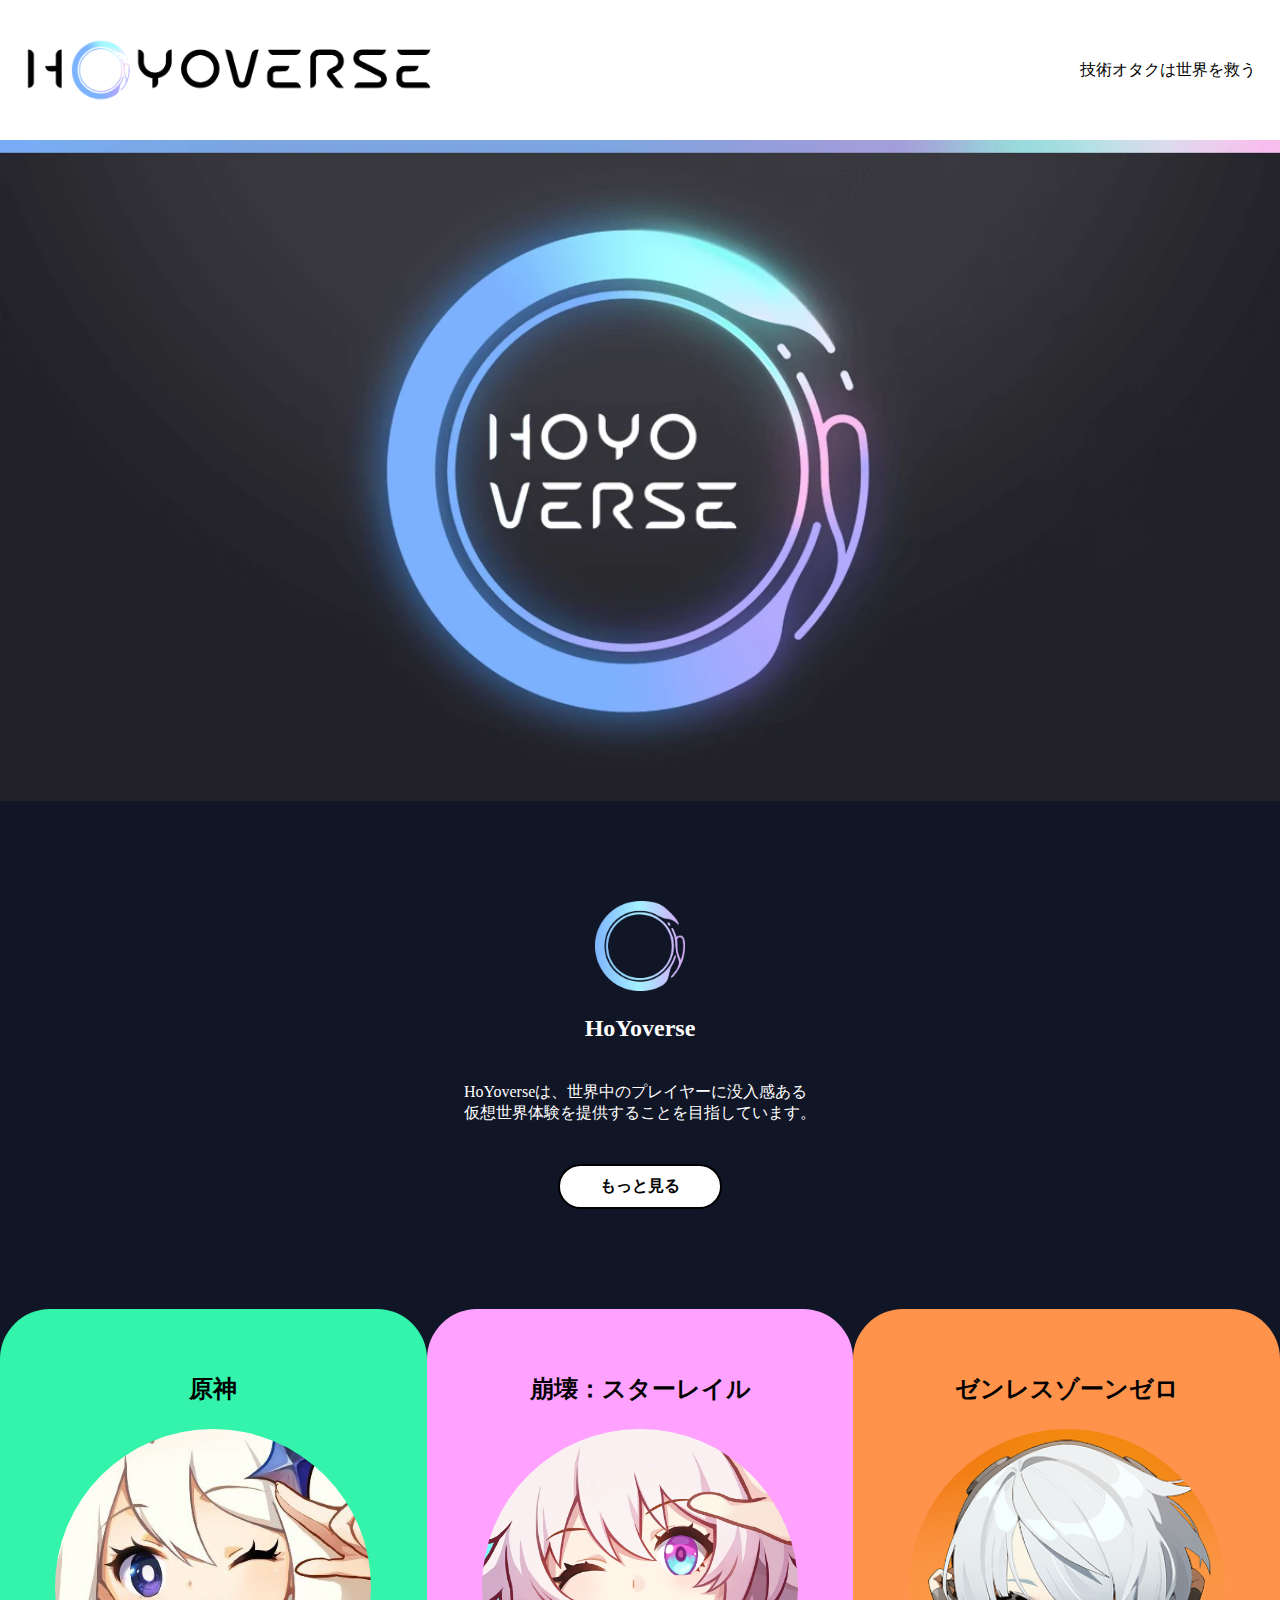
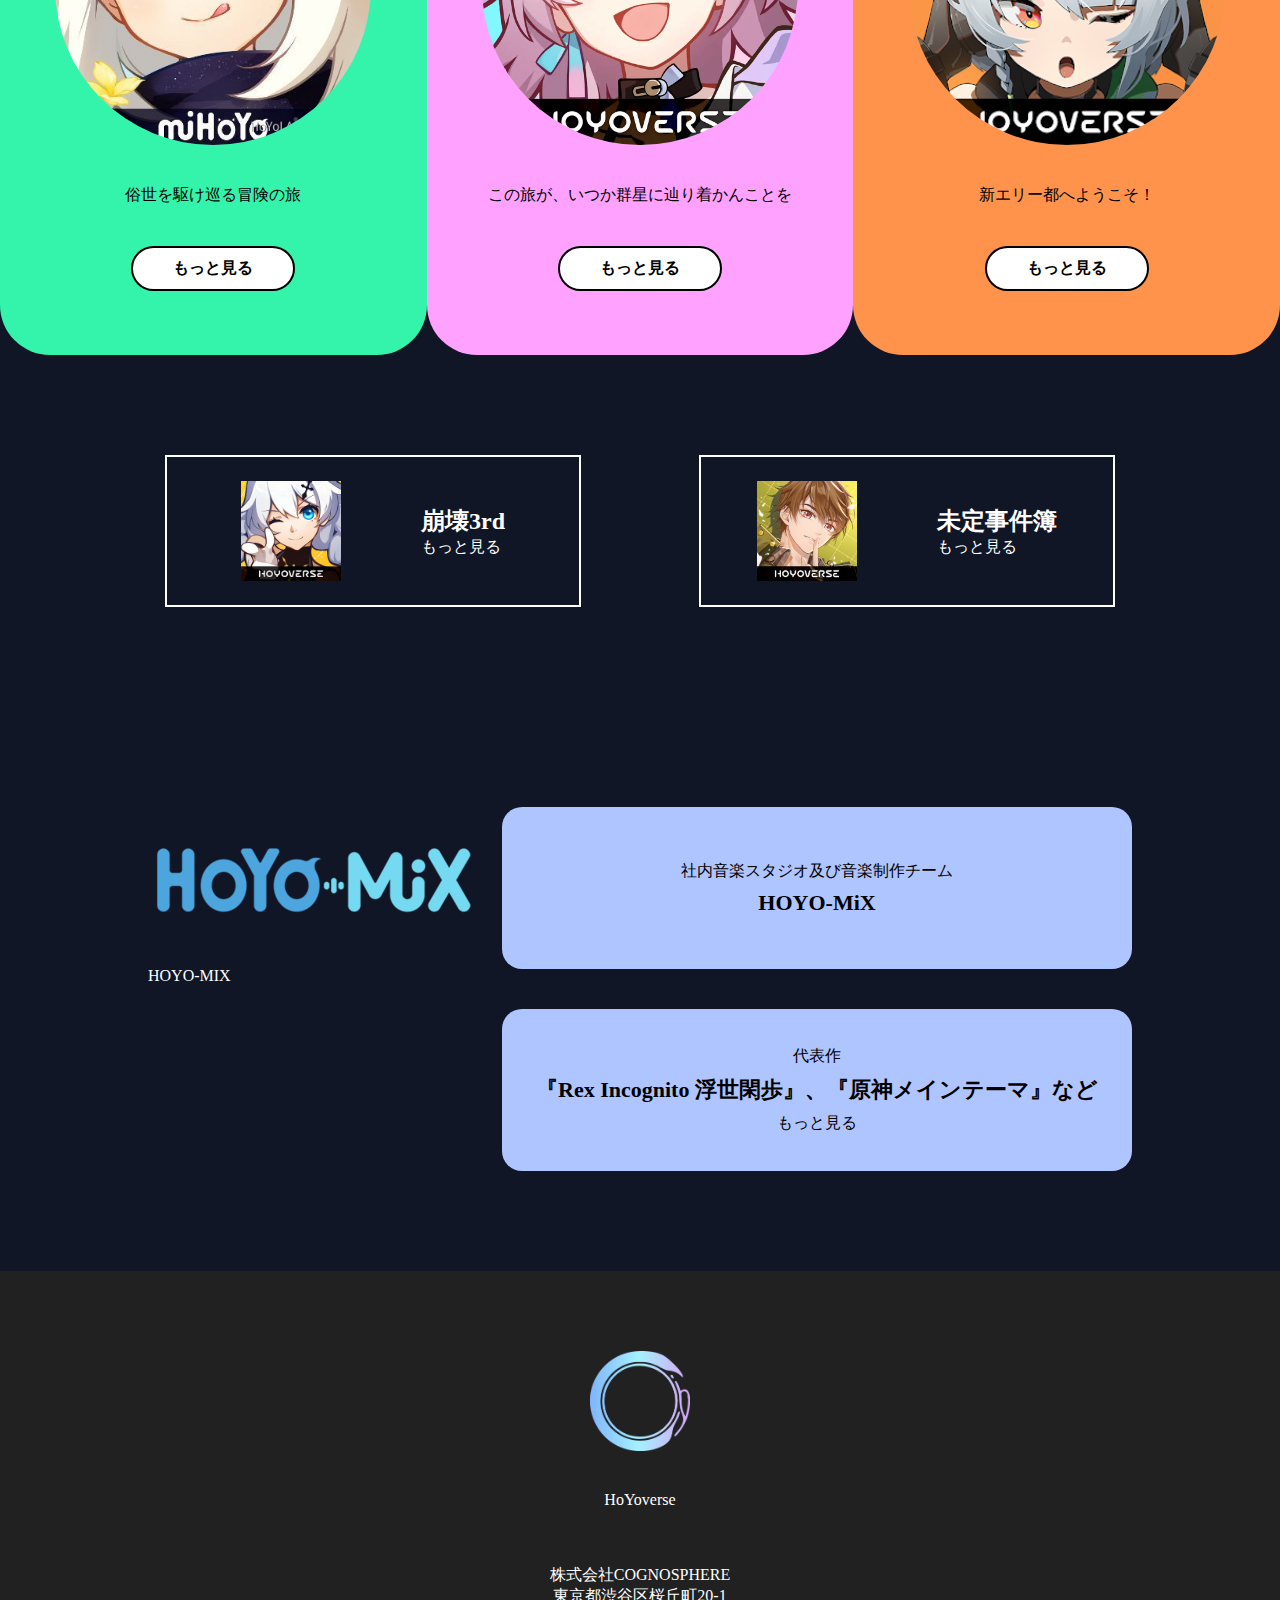
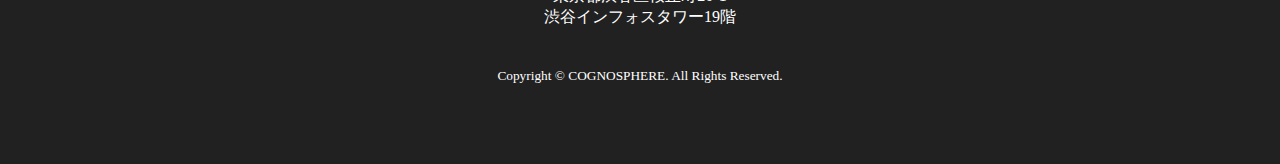
<file: design/index.html>
<!DOCTYPE html>
<html lang="ja">

<head>
  <meta charset="UTF-8">
  <title>HoYoverse</title>
  <link rel="stylesheet" href="css/style.css">
</head>

<body>
  <header>
    <h1>
      <a href="#">
        <img src="img/HoYoverse-Logo.png" alt="logo">
      </a>
    </h1>
    <p>技術オタクは世界を救う</p>
  </header>

  <main>
    <img class="main-visual" src="img/main.webp" alt="メインビジュアル">

    <div id="about">
      <img src="img/Hoyoverse-Icon.png" alt="画像">
      <h2>HoYoverse</h2>
      <p>HoYoverseは、世界中のプレイヤーに没入感ある<br>
        仮想世界体験を提供することを目指しています。</p>
      <a class="btn" href="#">もっと見る</a>
    </div>

    <div id="feature">
      <ul class="list">
        <li class="item">
          <h2>原神</h2>
          <img src="img/gensin.jpg" alt="特長1">
          <p>
            俗世を駆け巡る冒険の旅
            </p>
          <a class="btn" href="#">もっと見る</a>
        </li>
        <li class="item">
          <h2>崩壊：スターレイル</h2>
          <img src="img/honkai.s.webp" alt="特長2">
          <p>
            この旅が、いつか群星に辿り着かんことを
            </p>
          <a class="btn" href="#">もっと見る</a>
        </li>
        <li class="item">
          <h2>ゼンレスゾーンゼロ</h2>
          <img src="img/zzz.png" alt="特長3">
          <p>
            新エリー都へようこそ！
            </p>
          <a class="btn" href="#">もっと見る</a>
        </li>
      </ul>
    </div>

    <div id="links">
      <a class="link" href="#">
        <img src="img/honkai3.png" alt="リンク1">
        <h2>
          崩壊3rd
          <span>もっと見る</span>
        </h2>
      </a>
      <a class="link" href="#">
        <img src="img/jikenn.png" alt="リンク2">
        <h2>
          未定事件簿
          <span>もっと見る</span>
        </h2>
      </a>
    </div>

    <aside>
      <div class="inner">
        <div class="img-text">
          <img src="img/HOYO-MiX_logo.png" alt="画像">
          <p>HOYO-MIX</p>
        </div>

        <div class="link-boxes">
          <a class="link-box" href="#">
            <p>社内音楽スタジオ及び音楽制作チーム</p>
            <p class="tel"><span>HOYO-MiX</span></p>
          </a>
          <a class="link-box" href="#">
            <p>代表作</p>
            <p><span>『Rex Incognito 浮世閑歩』、『原神メインテーマ』など</span></p>
            <p>もっと見る</p>
          </a>
        </div>
      </div>
    </aside>
  </main>

  <footer>
    <img src="img/Hoyoverse-Icon.png" alt="logo">
    <p class="site-name">HoYoverse</p>
    <p>株式会社COGNOSPHERE<br>
      東京都渋谷区桜丘町20-1<br>
      渋谷インフォスタワー19階</p>
      <small class="copyright">Copyright © COGNOSPHERE. All Rights Reserved.</small>
  </footer>
</body>
</html>
</file>
<file: design/css/style.css>
@charset "UTF-8";

* {
  box-sizing: border-box;
}

body {
  margin: 0;
}

h2 {
  margin: 0;
}

img {
  max-width: 100%;
  vertical-align: bottom;
}

/* .btn */
.btn {
  display: block;
  padding: 10px 40px;
  border: 2px solid #000;
  border-radius: 25px;
  text-decoration: none;
  font-weight: bold;
  background: #fff;
  color: #000;
  transition: .3s;
}

.btn:hover {
  background: #000;
  color: #fff;
}

/********************
* header
*********************/
header {
  display: flex;
  justify-content: space-between;
  align-items: center;
  width: 100%;
  height: 140px;
  padding: 0 24px;
}

header img{
  width: 410px;
height: auto;
}

/********************
* main
*********************/
/* COMMON */
#about,
#feature,
#links,
aside {
  margin-top: 100px;
}

main{
  background: #101626;
}

/* .main-visual */
.main-visual {
  display: block;
  height: auto;
  width: 100%;
}

/* #about */
#about {
  display: flex;
  flex-direction: column;
  align-items: center;
  gap: 24px;
  color: white;
}

#about img {
  width: 90px;
  height: auto;
}

/* #feature */
.list {
  display: flex;
  justify-content: center;
  margin: 0;
  padding: 0;
}

.item {
  width: 480px;
  padding: 64px 24px;
  background: #34F4AB;
  display: flex;
  flex-direction: column;
  align-items: center;
  gap: 24px;
  border-radius: 50px;
}

.item:nth-of-type(2) {
  background: #FFA2FF;
}

.item:nth-of-type(3) {
  background: #FF934B;
}

.item img {
  border-radius: 50%;
  width: 316px;
  height: auto;
}

/* #links */
#links {
  display: flex;
  justify-content: center;
  gap: 118px;
}

.link {
  width: 416px;
  height: 152px;
  display: flex;
  justify-content: center;
  align-items: center;
  gap: 80px;
  border: 2px solid white;
  text-decoration: none;
  color: white;
}

.link img{
  width: 100px;
height: 100px;
flex-shrink: 0;
}

.link:hover {
  opacity: .8;
}

.link h2 {
  font-size: 24px;
}

.link h2 span {
  font-weight: normal;
  font-size: 16px;
  display: block;
}

/* aside */
aside {
  background: #101626;
    padding: 100px;
}

aside .inner {
  display: flex;
  justify-content: center;
  gap: 24px;
}

.img-text p{
  color: white;
}

.link-boxes {
  display: flex;
  flex-direction: column;
  gap: 40px;
}

.link-box {
  width: 630px;
  height: 162px;
  background: #AFC5FF;
  border-radius: 20px;
  display: flex;
  flex-direction: column;
  align-items: center;
  justify-content: center;
  gap: 8px;
  text-decoration: none;
  color: #000;
  transition: .3s;
}

.link-box:hover {
  background: #495ff1;
}

.link-box p {
  margin: 0;
}

.link-box span {
  font-size: 22px;
  font-weight: bold;
}

.inner img{
  width: 330px;
  height: auto;
}


/********************
* footer
*********************/
footer {
  display: flex;
  flex-direction: column;
  align-items: center;
  gap: 24px;
  background: #212121;
  color: #fff;
  padding: 80px 0;
  text-align: center;
}

footer img{
  width: 100px;
height: auto;
}
</file>
